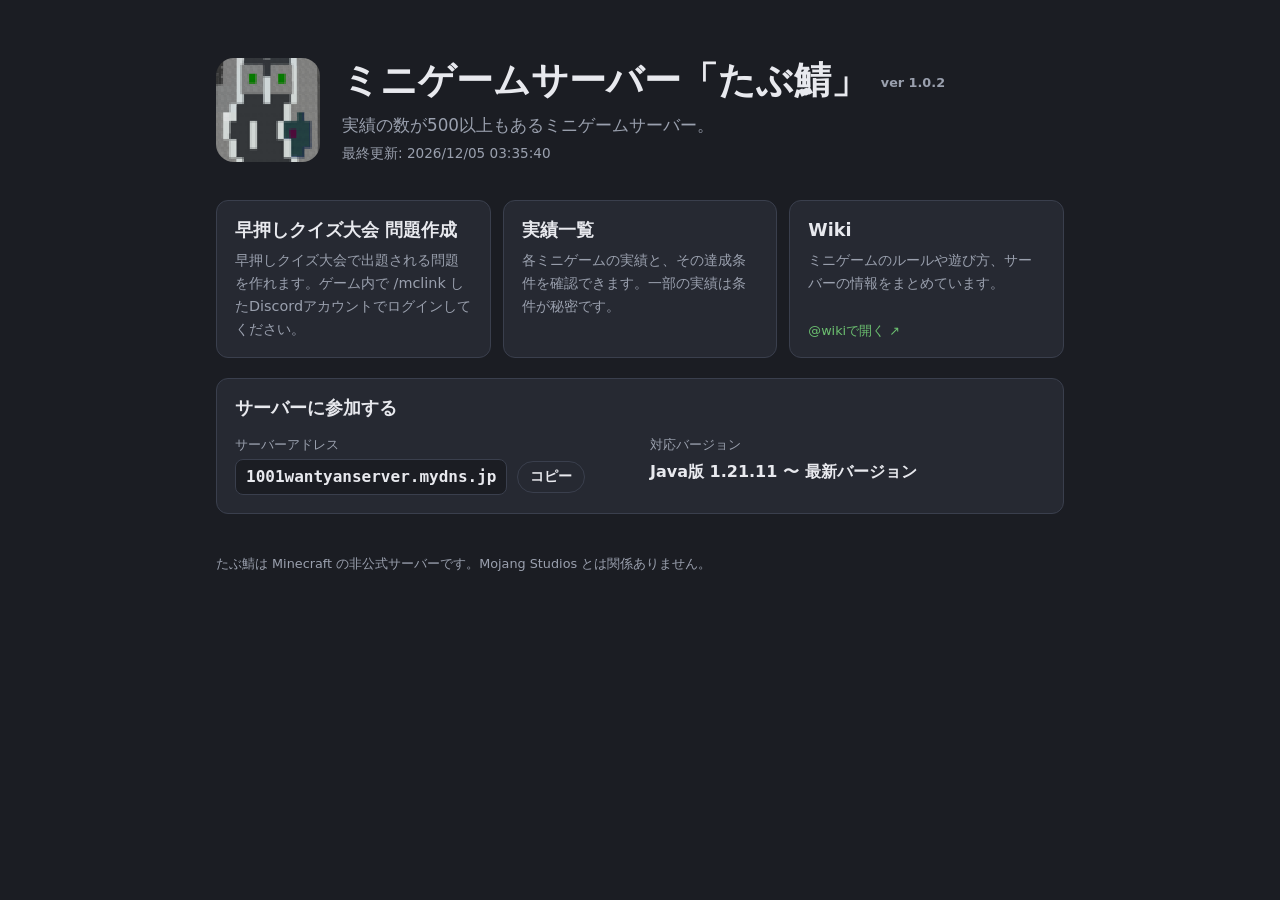
<file: index.html>
<!doctype html>
<html lang="ja">
<head>
<meta charset="utf-8">
<meta name="viewport" content="width=device-width, initial-scale=1">
<title>ミニゲームサーバー「たぶ鯖」</title>
<link rel="icon" type="image/png" href="Main/icon.png">
<meta http-equiv="refresh" content="0; url=Main/">
<link rel="canonical" href="Main/">
</head>
<body>
<p><a href="Main/">ミニゲームサーバー「たぶ鯖」のトップページへ</a></p>
</body>
</html>
</file>
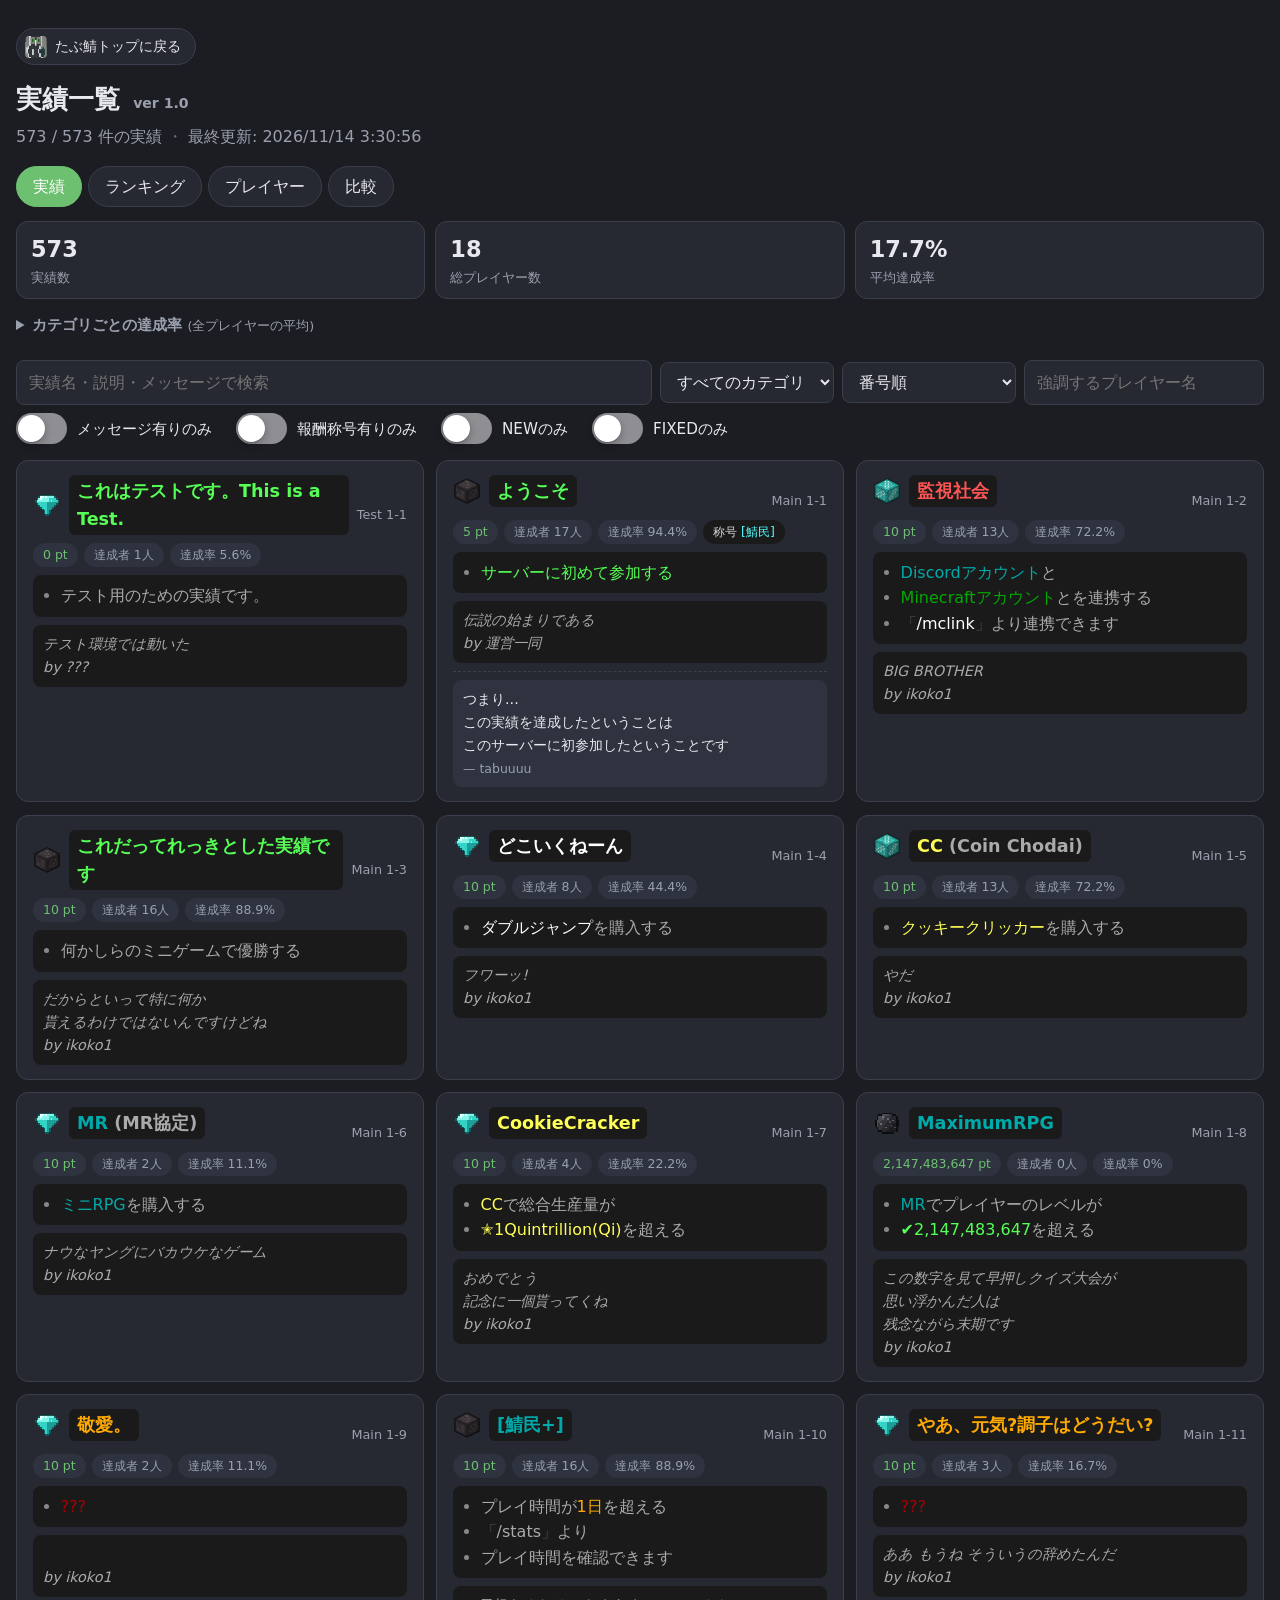
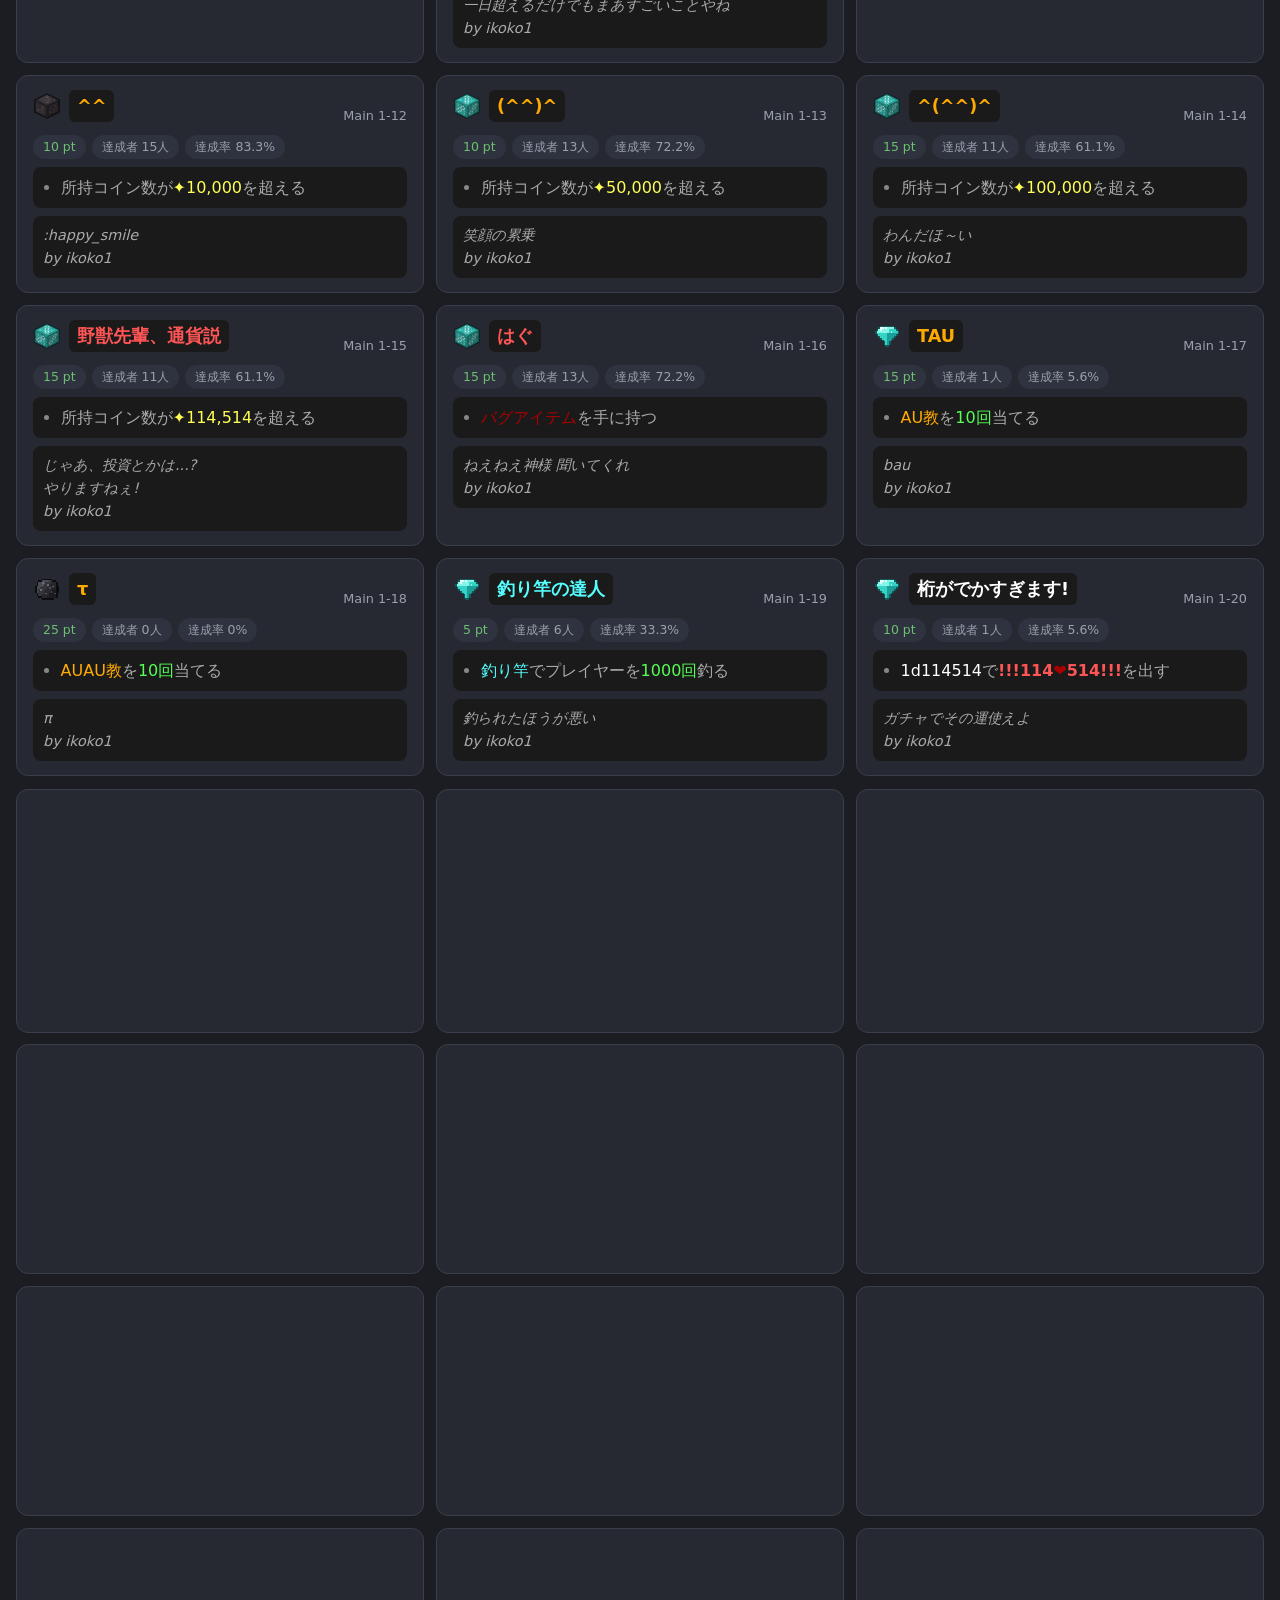
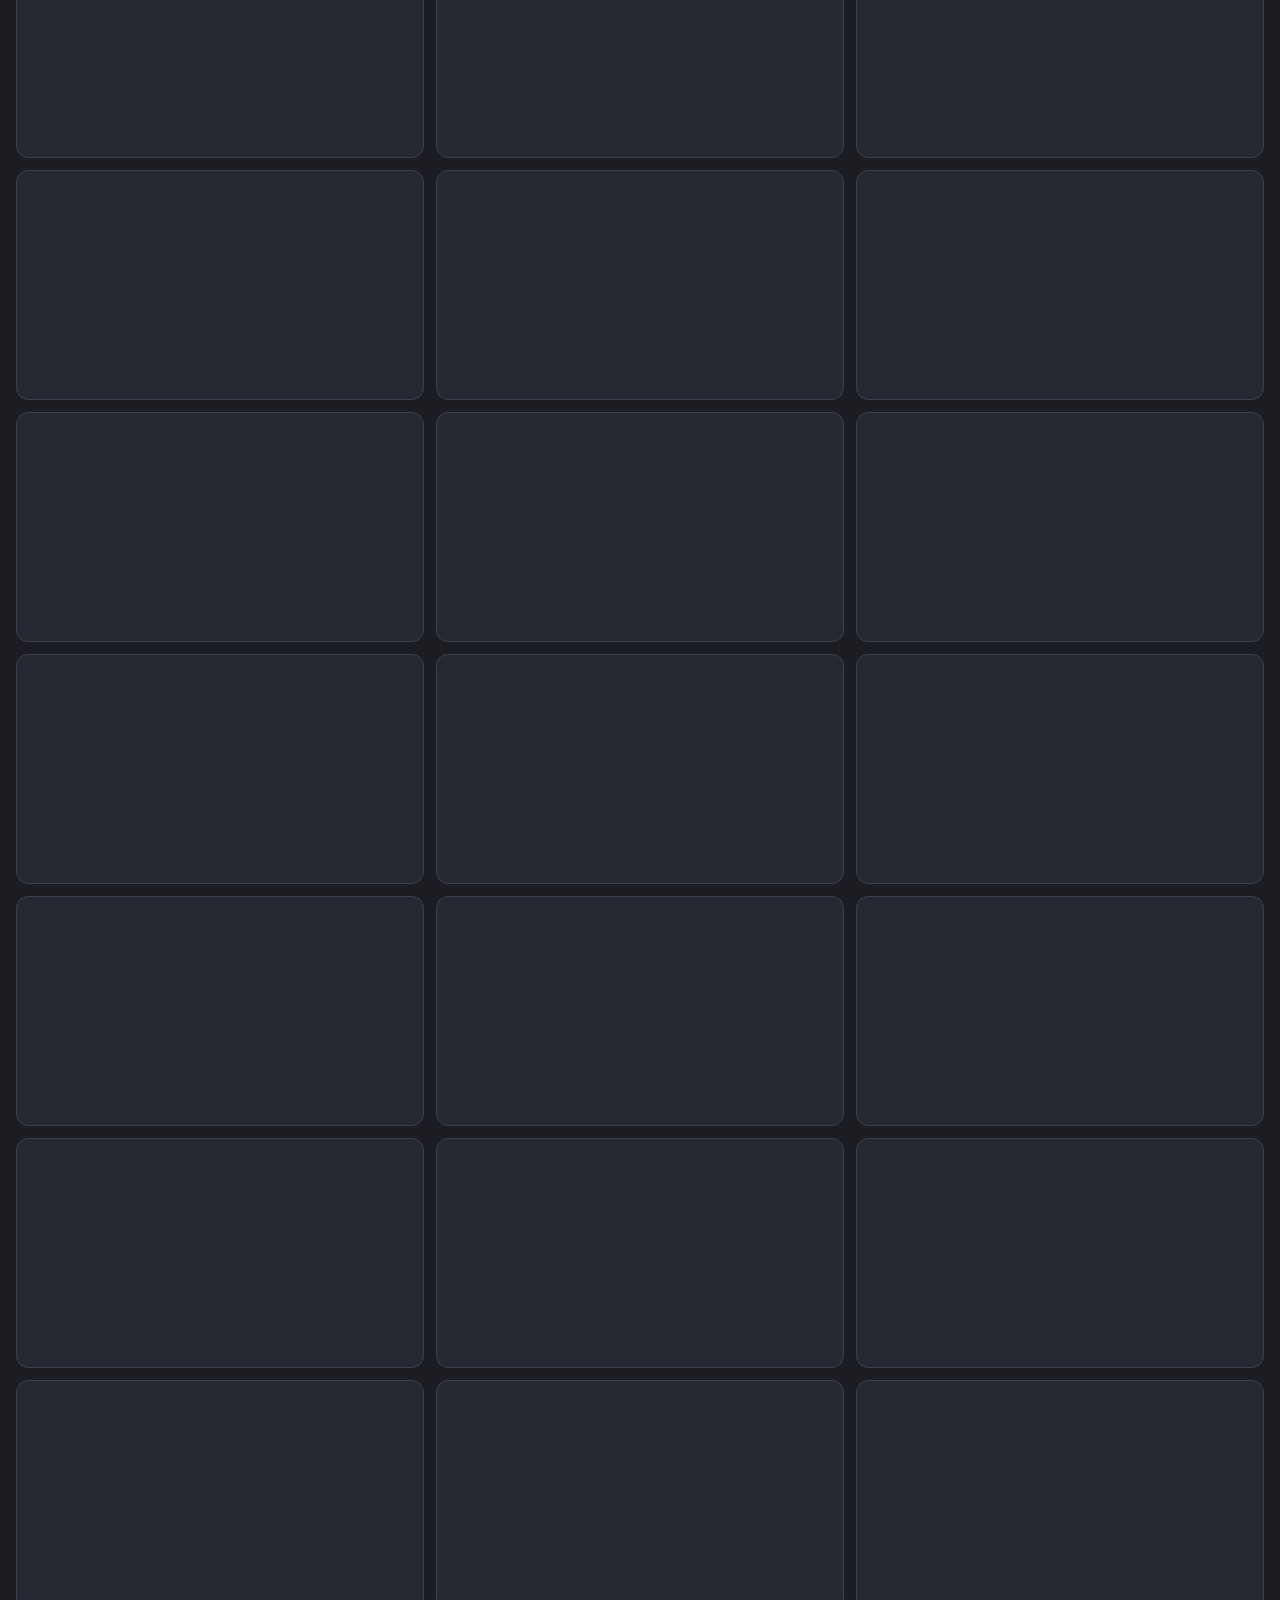
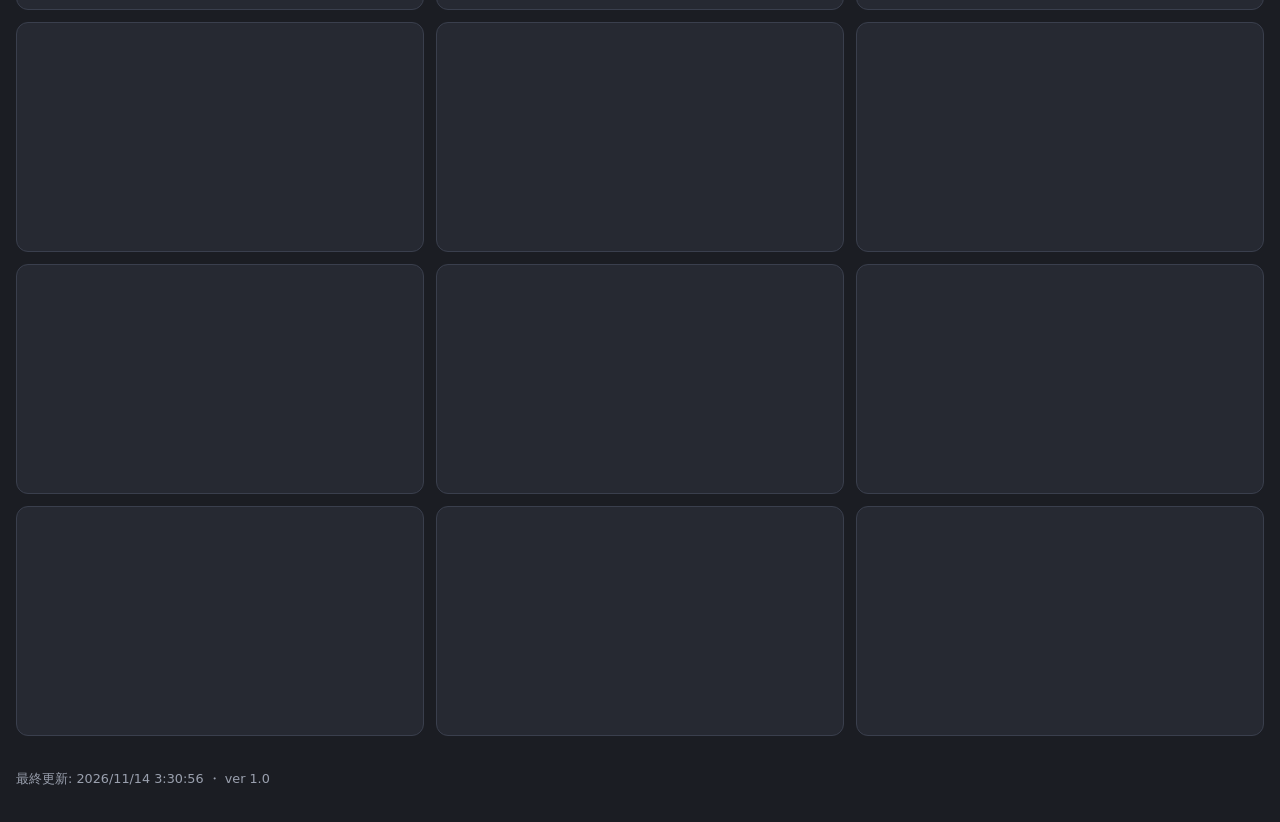
<file: Achievements/index.html>
<!doctype html>
<html lang="ja">
<head>
<meta charset="utf-8">
<meta name="viewport" content="width=device-width, initial-scale=1">
<meta http-equiv="Content-Security-Policy" content="default-src 'none'; script-src 'self'; style-src 'self'; style-src-attr 'unsafe-inline'; img-src 'self' data: https://minotar.net; connect-src 'self'; base-uri 'none'; form-action 'none'">
<meta name="referrer" content="no-referrer">
<title>実績一覧｜たぶ鯖</title>
<link rel="preconnect" href="https://minotar.net" crossorigin>
<link rel="icon" href="../Main/icon.png" type="image/png">
<link rel="stylesheet" href="style.css?v=1.2.7">
</head>
<body>
<header class="top">
  <a class="back-main" href="../Main/"><img src="../Main/icon.png" alt="" width="22" height="22">たぶ鯖トップに戻る</a>
  <h1><a class="home" href="./" title="トップに戻る">実績一覧</a> <span class="ver">ver 1.0</span></h1>
  <p class="sub"><span id="summary">読み込み中…</span><span class="sep"> ・ </span>最終更新: <span id="updatedTop">-</span></p>
  <nav class="tabs" id="tabs" role="tablist">
    <button data-v="ach" role="tab">実績</button>
    <button data-v="rank" role="tab">ランキング</button>
    <button data-v="player" role="tab">プレイヤー</button>
    <button data-v="compare" role="tab">比較</button>
  </nav>
</header>

<!-- 読み込みエラー -->
<section id="err" class="view" hidden role="alert">
  <div class="errbox">
    <h2>データを読み込めませんでした</h2>
    <p id="errMsg"></p>
    <button id="retry" type="button">再読み込み</button>
  </div>
</section>

<!-- 実績ビュー -->
<section id="view-ach" class="view">
  <div class="stats" id="stats"></div>
  <div class="catbars" id="catbars"></div>
  <div class="controls">
    <input id="q" type="search" placeholder="実績名・説明・メッセージで検索" aria-label="検索">
    <select id="cat" aria-label="カテゴリ"></select>
    <select id="sort" aria-label="並び順">
      <option value="number">番号順</option>
      <option value="points-desc">ポイントが高い順</option>
      <option value="rare">達成者が少ない順</option>
      <option value="common">達成者が多い順</option>
    </select>
    <input id="hl" list="plist" type="search" placeholder="強調するプレイヤー名" aria-label="プレイヤーを指定して達成済みを強調" autocomplete="off">
    <div class="switches">
    <div class="switchrow">
      <button id="onlyMsg" class="ios" type="button" role="switch" aria-checked="false" aria-label="メッセージ有りのみ"><span class="knob"></span></button>
      <label for="onlyMsg">メッセージ有りのみ</label>
    </div>
    <div class="switchrow">
      <button id="onlyPrefix" class="ios" type="button" role="switch" aria-checked="false" aria-label="報酬称号有りのみ"><span class="knob"></span></button>
      <label for="onlyPrefix">報酬称号有りのみ</label>
    </div>
    <div class="switchrow">
      <button id="onlyNew" class="ios" type="button" role="switch" aria-checked="false" aria-label="NEWのみ"><span class="knob"></span></button>
      <label for="onlyNew">NEWのみ</label>
    </div>
    <div class="switchrow">
      <button id="onlyFixed" class="ios" type="button" role="switch" aria-checked="false" aria-label="FIXEDのみ"><span class="knob"></span></button>
      <label for="onlyFixed">FIXEDのみ</label>
    </div>
    </div>
  </div>
  <main id="list" class="grid" aria-live="polite"></main>
  <div id="more"></div>
</section>

<!-- ランキングビュー -->
<section id="view-rank" class="view" hidden>
  <div class="controls">
    <div class="seg" id="rankMode">
      <button data-rk="points">ポイント順</button>
      <button data-rk="count">達成数順</button>
      <button data-rk="rate">達成率順</button>
    </div>
  </div>
  <div id="rank" class="rank"></div>
</section>

<!-- プレイヤービュー -->
<section id="view-player" class="view" hidden>
  <div class="controls">
    <input id="pq" list="plist" type="search" placeholder="プレイヤー名を入力" aria-label="プレイヤー名" autocomplete="off">
    <datalist id="plist"></datalist>
  </div>
  <div id="pview"></div>
</section>

<!-- 比較ビュー -->
<section id="view-compare" class="view" hidden>
  <div class="controls cmpin">
    <input id="ca" list="plist" type="search" placeholder="プレイヤー1" aria-label="プレイヤー1" autocomplete="off">
    <button id="swap" class="swapbtn" type="button" aria-label="入れ替え" title="入れ替え">⇄</button>
    <input id="cb" list="plist" type="search" placeholder="プレイヤー2" aria-label="プレイヤー2" autocomplete="off">
  </div>
  <div id="cview"></div>
</section>

<noscript><p style="padding:16px">このページの表示には JavaScript が必要です。</p></noscript>

<footer>最終更新: <span id="updated">-</span> ・ ver 1.0</footer>

<dialog id="dlg"><div class="dlg-head"><h3 id="dlg-title"></h3><button class="dlg-close" id="dlg-close" aria-label="閉じる">&times;</button></div><div class="dlg-body" id="dlg-body"></div></dialog>

<button id="toTop" class="to-top" aria-label="一番上に戻る" title="一番上に戻る">↑</button>

<script src="mc.js?v=1.2.4"></script>
<script src="icons.js?v=1.2.4"></script>
<script src="app.js?v=1.2.6"></script>
</body>
</html>
</file>
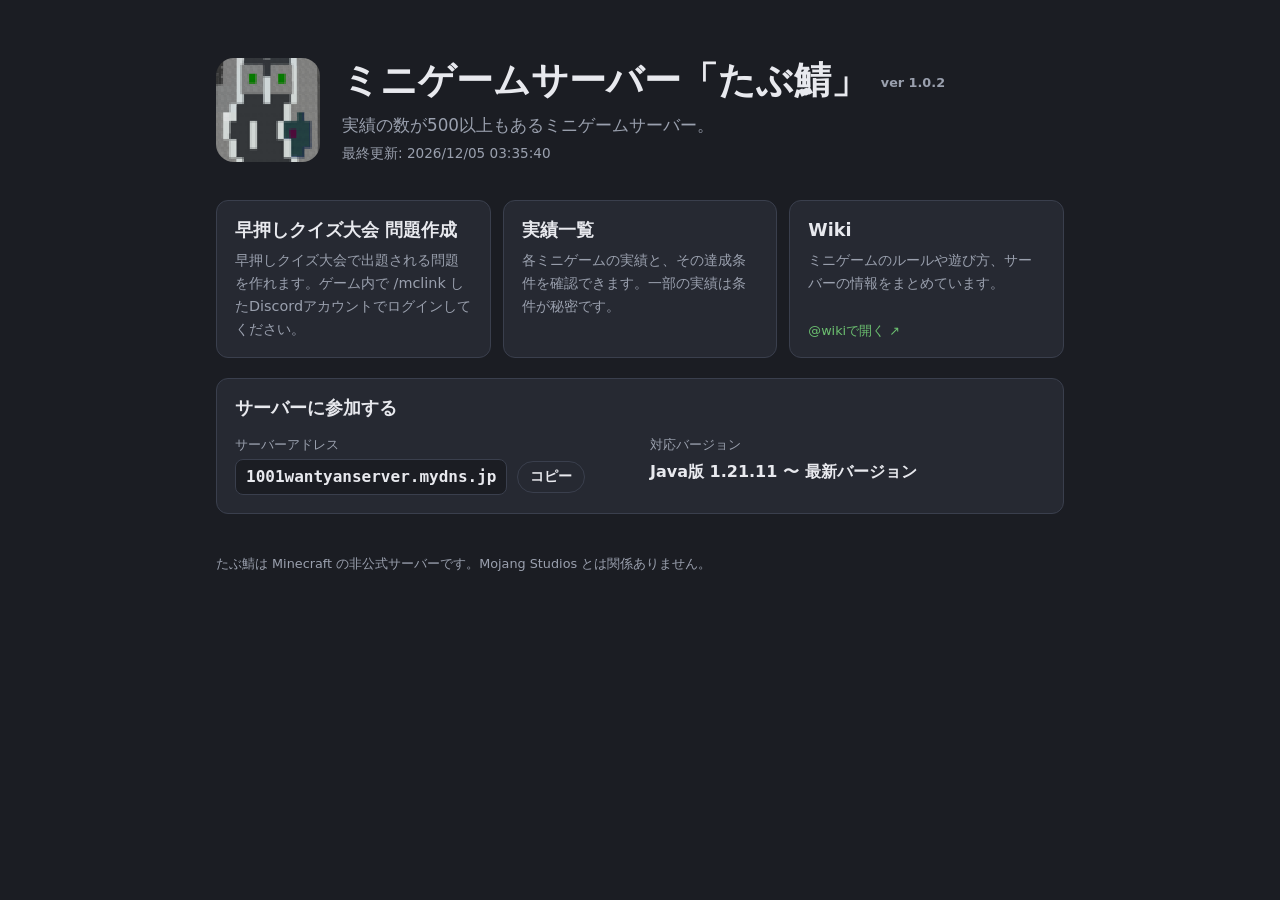
<file: Main/index.html>
<!doctype html>
<html lang="ja">
<head>
<meta charset="utf-8">
<meta name="viewport" content="width=device-width, initial-scale=1">
<meta http-equiv="Content-Security-Policy" content="default-src 'none'; script-src 'self'; style-src 'self'; style-src-attr 'unsafe-inline'; img-src 'self'; connect-src 'self' https://api.github.com; base-uri 'none'; form-action 'none'; object-src 'none'">
<meta name="referrer" content="strict-origin-when-cross-origin">
<title>ミニゲームサーバー「たぶ鯖」</title>
<meta name="description" content="実績の数が500以上もあるミニゲームサーバー「たぶ鯖」。早押しクイズの問題作成、実績一覧、Wikiはこちらから。">
<link rel="icon" type="image/png" href="icon.png">
<link rel="stylesheet" href="style.css?v=2026110303">
<script src="config.js?v=2026110101"></script>
<script src="site.js?v=2026103002" defer></script>
</head>
<body>
<main class="wrap">
  <header class="hero">
    <img class="pixel" src="icon.png" alt="たぶ鯖のアイコン" width="104" height="104">
    <div>
      <h1>ミニゲームサーバー「たぶ鯖」 <span class="ver" data-site="version"></span></h1>
      <p class="lead">実績の数が500以上もあるミニゲームサーバー。</p>
      <p class="updated">最終更新: <span data-site="updated" data-paths="Main">-</span></p>
    </div>
  </header>

  <nav class="menu" aria-label="メニュー">
    <a href="../Quiz/">
      <h2>早押しクイズ大会 問題作成</h2>
      <p>早押しクイズ大会で出題される問題を作れます。ゲーム内で /mclink したDiscordアカウントでログインしてください。</p>
    </a>
    <a href="../Achievements/">
      <h2>実績一覧</h2>
      <p>各ミニゲームの実績と、その達成条件を確認できます。一部の実績は条件が秘密です。</p>
    </a>
    <a href="https://w.atwiki.jp/tabusaba/" target="_blank" rel="noopener">
      <h2>Wiki</h2>
      <p>ミニゲームのルールや遊び方、サーバーの情報をまとめています。</p>
      <span class="ext">@wikiで開く ↗</span>
    </a>
  </nav>

  <section class="server card" aria-labelledby="server-h">
    <h2 id="server-h">サーバーに参加する</h2>
    <dl>
      <div>
        <dt>サーバーアドレス</dt>
        <dd><code data-site="ip"></code> <button type="button" class="btn small" id="copy-ip">コピー</button></dd>
      </div>
      <div>
        <dt>対応バージョン</dt>
        <dd data-site="versions"></dd>
      </div>
    </dl>
  </section>
</main>
<footer class="wrap">たぶ鯖は Minecraft の非公式サーバーです。Mojang Studios とは関係ありません。</footer>
</body>
</html>
</file>
<file: Achievements/style.css>
:root {
  color-scheme: dark;
  --bg: #1b1d23; --panel: #262932; --panel2: #2f333f; --text: #e8e9ee; --muted: #9aa0ae;
  --accent: #6cc070; --line: #3a3f4d;
}
* { box-sizing: border-box; }
body { margin: 0; background: var(--bg); color: var(--text); font-family: system-ui, "Hiragino Sans", "Yu Gothic UI", "Noto Sans JP", sans-serif; line-height: 1.6; }
.top, .controls, main, footer { max-width: 1100px; margin: 0 auto; padding: 0 16px; }
.top { padding-top: 28px; }
h1 { margin: 0; font-size: 1.6rem; }
.sub { margin: 4px 0 16px; color: var(--muted); }
.controls { display: flex; flex-wrap: wrap; gap: 8px; align-items: center; padding-bottom: 16px; }
.controls input[type=search] { flex: 1 1 240px; }
input[type=search], select { background: var(--panel); color: var(--text); border: 1px solid var(--line); border-radius: 8px; padding: 9px 12px; font: inherit; }
.chk { color: var(--muted); font-size: .9rem; display: flex; gap: 6px; align-items: center; }
.grid { display: grid; grid-template-columns: repeat(auto-fill, minmax(320px, 1fr)); gap: 12px; padding-bottom: 32px; }
.card { background: var(--panel); border: 1px solid var(--line); border-radius: 12px; padding: 14px 16px; display: flex; flex-direction: column; gap: 8px; }
.card .head { display: flex; justify-content: space-between; gap: 8px; align-items: baseline; }
.card h2 { margin: 0; font-size: 1.1rem; font-weight: 700; }
.num { color: var(--muted); font-size: .8rem; white-space: nowrap; }
.mc-title { background: #1a1a1a; border-radius: 6px; padding: 2px 8px; display: inline-block; font-weight: 600; }
.badges { display: flex; flex-wrap: wrap; gap: 6px; font-size: .78rem; }
.badge { background: var(--panel2); border-radius: 999px; padding: 2px 10px; color: var(--muted); }
.badge.pt { color: var(--accent); }
.badge.prefix { background: #1a1a1a; }
/* フレーバーテキストはマイクラの説明文と同じく暗い背景に色付きで表示する(&7 などが明るい背景だと読みにくいため) */
.flavor { background: #1a1a1a; color: #d8d8d8; border-radius: 8px; padding: 8px 10px; font-size: .9rem; margin: 0; }
.cond { margin: 0; padding-left: 1.2em; font-size: .9rem; }
.cond-wrap { background: #1a1a1a; border-radius: 8px; padding: 8px 10px; }
.cond-wrap ul { margin: 0; padding-left: 1.1em; }
.msgs { border-top: 1px dashed var(--line); padding-top: 8px; display: flex; flex-direction: column; gap: 6px; }
.msg { background: var(--panel2); border-radius: 8px; padding: 8px 10px; font-size: .9rem; }
.msg .by { display: block; color: var(--muted); font-size: .78rem; margin-top: 2px; }
details summary { cursor: pointer; color: var(--muted); font-size: .85rem; }
.players { font-size: .85rem; color: var(--muted); margin-top: 4px; }
.empty { grid-column: 1 / -1; text-align: center; color: var(--muted); padding: 40px 0; }
footer { color: var(--muted); font-size: .8rem; padding-bottom: 32px; }
.mc-b { font-weight: 700; } .mc-i { font-style: italic; } .mc-u { text-decoration: underline; }
.mc-s { text-decoration: line-through; }
/* 黒背景の枠内は、色コードなしの文字を薄い色にする (ライトモード対策) */
.cond-wrap, .mc-title, .badge.prefix { color: #d8d8d8; }
.cond-wrap li::marker { color: #888; }

.card { cursor: pointer; transition: transform .1s, border-color .1s; }
.card:hover { transform: translateY(-2px); border-color: var(--accent); }
dialog { background: var(--panel); color: var(--text); border: 1px solid var(--line); border-radius: 14px; padding: 0; width: min(560px, calc(100vw - 32px)); max-height: 80vh; }
dialog::backdrop { background: rgba(0,0,0,.55); }
.dlg-head { display: flex; justify-content: space-between; align-items: center; gap: 8px; padding: 14px 16px; border-bottom: 1px solid var(--line); position: sticky; top: 0; background: var(--panel); }
.dlg-head h3 { margin: 0; font-size: 1.05rem; }
.dlg-close { background: none; border: 0; color: var(--muted); font-size: 1.4rem; cursor: pointer; line-height: 1; }
.dlg-body { padding: 14px 16px; overflow: auto; max-height: calc(80vh - 60px); }
.plist { display: grid; grid-template-columns: repeat(auto-fill, minmax(150px, 1fr)); gap: 8px; margin: 0; padding: 0; list-style: none; }
.plist li { display: flex; align-items: center; gap: 8px; background: var(--panel2); border-radius: 8px; padding: 6px 8px; font-size: .9rem; overflow: hidden; }
.plist img { width: 28px; height: 28px; image-rendering: pixelated; border-radius: 4px; flex: none; }
.plist span { overflow: hidden; text-overflow: ellipsis; white-space: nowrap; }
.muted { color: var(--muted); }

.to-top { position: fixed; right: 16px; bottom: 16px; width: 44px; height: 44px; border-radius: 50%; border: 1px solid var(--line); background: var(--accent); color: #fff; font-size: 1.3rem; cursor: pointer; opacity: 0; pointer-events: none; transition: opacity .2s; box-shadow: 0 2px 8px rgba(0,0,0,.3); }
.to-top.show { opacity: 1; pointer-events: auto; }

/* ---- 追加: タブ・統計・ランキング・プレイヤー ---- */
.sep { opacity: .6; }
.tabs { display: flex; gap: 6px; margin-bottom: 14px; flex-wrap: wrap; }
.tabs button, .seg button { background: var(--panel); color: var(--text); border: 1px solid var(--line); border-radius: 999px; padding: 7px 16px; font: inherit; cursor: pointer; }
.tabs button.on, .seg button.on { background: var(--accent); border-color: var(--accent); color: #fff; }
.seg { display: flex; gap: 6px; flex-wrap: wrap; margin: 12px 0; }
.view { max-width: 1100px; margin: 0 auto; padding: 0 16px; }
.view[hidden] { display: none; }
.view .controls { padding-left: 0; padding-right: 0; }
.view .grid { padding-left: 0; padding-right: 0; }

.stats { display: grid; grid-template-columns: repeat(auto-fit, minmax(130px, 1fr)); gap: 10px; margin-bottom: 14px; }
.stat { background: var(--panel); border: 1px solid var(--line); border-radius: 12px; padding: 10px 14px; display: flex; flex-direction: column; }
.stat b { font-size: 1.4rem; }
.stat span { color: var(--muted); font-size: .8rem; }
.h3 { margin: 16px 0 6px; font-size: .95rem; }
.h3 small { font-weight: 400; }

.catrow { display: grid; grid-template-columns: 28px minmax(70px, 140px) 1fr 56px 48px; gap: 10px; align-items: center; width: 100%; background: var(--panel); border: 1px solid var(--line); color: var(--text); border-radius: 10px; padding: 7px 12px; margin-bottom: 6px; font: inherit; text-align: left; cursor: pointer; }
.catrow.static { cursor: default; }
.catrow:not(.static):hover { border-color: var(--accent); }
.cn { overflow: hidden; text-overflow: ellipsis; white-space: nowrap; font-weight: 600; }
.cp { text-align: right; font-variant-numeric: tabular-nums; }
.cc { font-size: .8rem; text-align: right; }
.bar { height: 8px; background: var(--panel2); border-radius: 999px; overflow: hidden; }
.bar i { display: block; height: 100%; background: var(--accent); border-radius: 999px; }

/* 達成率アイコン */
.ricon { display: inline-block; width: 24px; height: 24px; flex: none; position: relative; vertical-align: middle; }
.ricon svg { width: 100%; height: 100%; display: block; }
@media (prefers-reduced-motion: reduce) { .ricon .glint { display: none; } }
.card .head h2 { display: flex; align-items: center; gap: 8px; }

/* iOS風スイッチ (メッセージ有りのみ) */
.switchrow { display: inline-flex; align-items: center; gap: 10px; }
.switchrow label { cursor: pointer; color: var(--text); font-size: .95rem; user-select: none; }
.ios { width: 51px; height: 31px; border-radius: 999px; border: 0; padding: 0; position: relative; cursor: pointer; background: #8e8e93; transition: background .2s; flex: none; }
.ios .knob { position: absolute; top: 2px; left: 2px; width: 27px; height: 27px; border-radius: 50%; background: #fff; box-shadow: 0 3px 8px rgba(0,0,0,.25), 0 1px 1px rgba(0,0,0,.2); transition: transform .2s; }
.ios.on { background: #34c759; }
.ios.on .knob { transform: translateX(20px); }
.ios:focus-visible { outline: 2px solid var(--accent); outline-offset: 2px; }

/* アバター・ランキング */
.av { width: 28px; height: 28px; image-rendering: pixelated; border-radius: 4px; flex: none; }
.rank { display: flex; flex-direction: column; gap: 6px; padding-bottom: 32px; }
.rrow { display: grid; grid-template-columns: 38px 40px 1fr 28px auto auto; gap: 10px; align-items: center; background: var(--panel); border: 1px solid var(--line); color: var(--text); border-radius: 10px; padding: 7px 12px; font: inherit; text-align: left; cursor: pointer; }
.rrow:hover { border-color: var(--accent); }
.rrow .av { width: 36px; height: 36px; }
.rk { font-weight: 700; text-align: center; font-variant-numeric: tabular-nums; }
.rk.gold { color: #e6b422; } .rk.silver { color: #aab2bd; } .rk.bronze { color: #c47a3b; }
.rn { overflow: hidden; text-overflow: ellipsis; white-space: nowrap; font-weight: 600; }
.rv { font-size: .85rem; color: var(--muted); white-space: nowrap; text-align: right; }
.rv b { color: var(--text); }
.plink { display: flex; align-items: center; gap: 8px; background: none; border: 0; color: inherit; font: inherit; cursor: pointer; width: 100%; padding: 0; text-align: left; overflow: hidden; }
.plink span { overflow: hidden; text-overflow: ellipsis; white-space: nowrap; }
.plist li:hover { outline: 1px solid var(--accent); }

.pcard { background: var(--panel); border: 1px solid var(--line); border-radius: 14px; padding: 16px; margin-bottom: 32px; }
.phead { display: flex; gap: 14px; align-items: center; }
.phead .av { width: 72px; height: 72px; border-radius: 8px; }
.phead h2 { margin: 0 0 4px; }
.pstat { display: flex; flex-wrap: wrap; gap: 6px 18px; color: var(--muted); align-items: center; }
.pstat b { color: var(--text); }
.chips { display: flex; flex-wrap: wrap; gap: 8px; }
.chip { display: inline-flex; align-items: center; gap: 8px; background: var(--panel2); border: 1px solid var(--line); color: var(--text); border-radius: 10px; padding: 5px 10px; font: inherit; font-size: .9rem; cursor: pointer; }
.chip:hover { border-color: var(--accent); }

@media (max-width: 560px) {
  .rrow { grid-template-columns: 30px 36px 1fr 24px; }
  .rrow .rv { grid-column: 3 / -1; text-align: left; }
  .catrow { grid-template-columns: 28px 1fr 52px; }
  .catrow .bar, .catrow .cc { display: none; }
}

.catdet { margin-bottom: 14px; }
.catdet summary { cursor: pointer; font-weight: 600; font-size: .95rem; margin: 6px 0 8px; user-select: none; }
.catdet summary small { font-weight: 400; }
.ricon { width: 28px; height: 28px; }

/* 軽量化: 画面外のカードは描画を省略 */
.card { content-visibility: auto; contain-intrinsic-size: auto 200px; }
.dlg-body .badges, .dlg-body .cond-wrap, .dlg-body .flavor, .dlg-body .msgs { margin-bottom: 10px; }
#more { height: 1px; }

/* ---- プレイヤー比較 ---- */
.cmpin { align-items: center; }
.cmpin input { flex: 1 1 180px; }
.swapbtn { background: var(--panel); color: var(--text); border: 1px solid var(--line); border-radius: 999px; width: 40px; height: 40px; font-size: 1.1rem; cursor: pointer; flex: none; }
.swapbtn:hover { border-color: var(--accent); }
.cmpheads { display: grid; grid-template-columns: 1fr auto 1fr; gap: 12px; align-items: center; margin-bottom: 12px; }
.cmphead { display: flex; align-items: center; gap: 10px; background: var(--panel2); border: 1px solid var(--line); color: var(--text); border-radius: 12px; padding: 10px 12px; font: inherit; cursor: pointer; min-width: 0; }
.cmphead:hover { border-color: var(--accent); }
.cmphead.r { flex-direction: row-reverse; text-align: right; }
.cmphead .av { width: 56px; height: 56px; border-radius: 8px; }
.cmpname { font-weight: 700; font-size: 1.05rem; overflow: hidden; text-overflow: ellipsis; white-space: nowrap; flex: 1; }
.vs { font-weight: 800; color: var(--muted); }
.cmprow { display: grid; grid-template-columns: 1fr 90px 1fr; align-items: center; padding: 6px 0; border-bottom: 1px solid var(--line); }
.cmprow .cl { text-align: center; color: var(--muted); font-size: .85rem; }
.cv { font-variant-numeric: tabular-nums; font-size: 1.05rem; }
.cv.l { text-align: right; padding-right: 8px; } .cv.r { text-align: left; padding-left: 8px; }
.cv.win { color: var(--accent); font-weight: 700; }
.cmpsame { margin: 10px 0 0; }
.cmpcat { display: grid; grid-template-columns: 56px 1fr minmax(70px, 120px) 1fr 56px; gap: 8px; align-items: center; padding: 4px 0; }
.cmpcat .cn { text-align: center; }
.cmpcat .cv { font-size: .85rem; }
.bar.rev i { margin-left: auto; }
@media (max-width: 560px) {
  .cmpheads { grid-template-columns: 1fr; }
  .vs { text-align: center; }
  .cmpcat { grid-template-columns: 48px 1fr 56px 1fr 48px; }
  .cmpcat .cn { font-size: .75rem; }
}
.cmpbtn { background: none; border: 1px solid var(--line); color: var(--muted); border-radius: 999px; padding: 3px 12px; font: inherit; font-size: .8rem; cursor: pointer; margin: 0 0 6px; }
.cmpbtn:hover { border-color: var(--accent); color: var(--text); }
.cmphead.l { text-align: left; }

/* 指定したプレイヤーが達成済みの実績を強調 */
.card.mine { border-color: #34c759; box-shadow: 0 0 0 2px #34c759, 0 0 12px rgba(52,199,89,.35); }
.badge.mine-b { background: rgba(52,199,89,.18); color: #34c759; }
.controls #hl { flex: 1 1 200px; max-width: 280px; }

/* ---- 横幅を広げ、フィルター行を1列に収める (1920px幅など) ---- */
.top, footer, .view { max-width: 1400px; }
.view .controls, .view main { max-width: none; }
h1 .ver { font-size: .55em; font-weight: 600; color: var(--muted); margin-left: .3em; }
.controls .switchrow { white-space: nowrap; flex: none; }
.controls select { flex: none; }
@media (min-width: 1200px) {
  #view-ach .controls { flex-wrap: wrap; }
  #view-ach .controls #q { flex: 1 1 200px; min-width: 140px; }
  #view-ach .controls #hl { flex: 0 1 240px; min-width: 140px; max-width: none; }
}

/* NEW / FIXED */
.flag { font-size: .68rem; font-weight: 800; letter-spacing: .05em; padding: 2px 8px; border-radius: 999px; white-space: nowrap; flex: none; }
.flag.new { background: #ffd43b; color: #3b2f00; }
.flag.fixed { background: #ff922b; color: #3a1c00; }
.badges .flag { align-self: center; }

/* 読み込みエラー */
.errbox { background: var(--panel); border: 1px solid #c0392b; border-radius: 14px; padding: 20px; margin: 8px 0 32px; }
.errbox h2 { margin: 0 0 8px; font-size: 1.1rem; color: #ff6b6b; }
.errbox p { margin: 0 0 14px; color: var(--text); }
.errbox button { background: var(--accent); color: #fff; border: 0; border-radius: 999px; padding: 8px 20px; font: inherit; cursor: pointer; }

h1 a.home { color: inherit; text-decoration: none; }
h1 a.home:hover { text-decoration: underline; }

.cicon svg, .cicon img { image-rendering: pixelated; }
.cicon.skin img.av { width: 100%; height: 100%; display: block; border-radius: 3px; }

.controls .switches { flex: 0 0 100%; display: flex; flex-wrap: wrap; gap: 8px 24px; align-items: center; }

/* たぶ鯖トップ(Main)に戻るボタン */
.back-main { display: inline-flex; align-items: center; gap: 8px; margin-bottom: 14px; padding: 6px 14px 6px 8px; border: 1px solid var(--line); border-radius: 999px; background: var(--panel); color: var(--text); text-decoration: none; font-size: .9rem; }
.back-main img { width: 22px; height: 22px; border-radius: 4px; image-rendering: pixelated; }
.back-main:hover { border-color: var(--accent); }
</file>
<file: Main/style.css>
/* ミニゲームサーバー「たぶ鯖」共通スタイル(Main / Quiz)
   実績一覧(Achievements)と同じ色・角丸・フォントに揃えています。ダークモードのみ */
:root {
  color-scheme: dark;
  --bg: #1b1d23; --panel: #262932; --panel2: #2f333f; --text: #e8e9ee; --muted: #9aa0ae;
  --accent: #6cc070; --accent-ink: #10230f; --line: #3a3f4d; --danger: #ef7a6e;
}
* { box-sizing: border-box; }
body {
  margin: 0; background: var(--bg); color: var(--text); line-height: 1.6;
  font-family: system-ui, "Hiragino Sans", "Yu Gothic UI", "Noto Sans JP", sans-serif;
}
a { color: inherit; }
:focus-visible { outline: 2px solid var(--accent); outline-offset: 2px; }
.wrap { max-width: 880px; margin: 0 auto; padding: 0 16px; }
h1, h2, h3 { margin: 0; line-height: 1.35; }
p { margin: 0 0 1em; }
.muted, .lead { color: var(--muted); }
.pixel { image-rendering: pixelated; }

/* 戻るボタン */
.back {
  display: inline-flex; align-items: center; gap: 8px; margin-top: 20px;
  padding: 6px 14px 6px 8px; border: 1px solid var(--line); border-radius: 999px;
  background: var(--panel); text-decoration: none; font-size: .9rem;
}
.back img { width: 22px; height: 22px; border-radius: 4px; }
.back:hover { border-color: var(--accent); }

/* ボタン */
.btn {
  display: inline-flex; align-items: center; justify-content: center; gap: 6px;
  font: inherit; font-size: .95rem; color: var(--text); text-decoration: none; cursor: pointer;
  background: var(--panel); border: 1px solid var(--line); border-radius: 999px; padding: 8px 18px;
}
.btn:hover { border-color: var(--accent); }
.btn.primary { background: var(--accent); border-color: var(--accent); color: var(--accent-ink); font-weight: 600; }
.btn:disabled { opacity: .5; cursor: not-allowed; }
.btn.small { padding: 4px 12px; font-size: .85rem; }

/* トップページ */
.hero { display: flex; gap: 22px; align-items: center; padding: 56px 0 36px; }
.hero img { width: 104px; height: 104px; flex: none; border-radius: 18px; }
.hero h1 { font-size: clamp(1.6rem, 5vw, 2.3rem); }
.hero .lead { margin: 6px 0 0; font-size: 1.05rem; }
@media (max-width: 560px) {
  .hero { flex-direction: column; align-items: flex-start; gap: 16px; padding-top: 32px; }
  .hero img { width: 80px; height: 80px; border-radius: 14px; }
}
.menu { display: grid; grid-template-columns: repeat(3, 1fr); gap: 12px; margin-bottom: 20px; }
@media (max-width: 760px) { .menu { grid-template-columns: 1fr; } }
.menu a {
  display: flex; flex-direction: column; gap: 6px; padding: 18px 18px 16px; text-decoration: none;
  background: var(--panel); border: 1px solid var(--line); border-radius: 12px;
  transition: transform .1s, border-color .1s;
}
.menu a:hover { transform: translateY(-2px); border-color: var(--accent); }
.menu h2 { font-size: 1.1rem; }
.menu p { margin: 0; color: var(--muted); font-size: .9rem; }
.menu .ext { font-size: .8rem; color: var(--accent); margin-top: auto; padding-top: 6px; }
footer { color: var(--muted); font-size: .8rem; padding: 8px 0 32px; }

/* フォーム */
.page-head { padding: 20px 0 18px; }
.page-head h1 { font-size: 1.6rem; margin-bottom: 4px; }
.card { background: var(--panel); border: 1px solid var(--line); border-radius: 12px; padding: 18px; margin-bottom: 14px; }
.card > h2 { font-size: 1.1rem; margin-bottom: 14px; }
.field { margin-bottom: 16px; }
.field > label, .field > .label { display: block; font-weight: 600; font-size: .92rem; margin-bottom: 6px; }
.hint { font-size: .8rem; color: var(--muted); margin-top: 4px; }
input[type=text], textarea, select {
  width: 100%; font: inherit; color: var(--text); padding: 9px 12px;
  background: var(--bg); border: 1px solid var(--line); border-radius: 8px;
}
input[type=text]:focus, select:focus { border-color: var(--accent); outline: none; }
.row { display: grid; grid-template-columns: 1fr 1fr; gap: 14px; }
@media (max-width: 560px) { .row { grid-template-columns: 1fr; } }
.count { float: right; font-weight: 400; font-size: .8rem; color: var(--muted); }

/* タグ・受理表記 */
.chips {
  display: flex; flex-wrap: wrap; gap: 6px; padding: 6px; min-height: 44px; align-items: center;
  background: var(--bg); border: 1px solid var(--line); border-radius: 8px;
}
.chip { display: inline-flex; align-items: center; gap: 2px; padding: 1px 4px 1px 10px; font-size: .85rem; background: var(--panel2); border: 1px solid transparent; border-radius: 999px; }
.chip.auto { border: 1px dashed var(--muted); background: none; }
.chip button { border: 0; background: none; color: var(--muted); cursor: pointer; font-size: 1rem; line-height: 1; padding: 2px 6px; }
.chips input { border: 0; background: none; flex: 1; min-width: 120px; padding: 4px; font: inherit; color: var(--text); }
.chips input:focus { outline: none; }
.alt-list { display: grid; gap: 8px; }
.alt-item { display: grid; grid-template-columns: 1fr 1fr auto; gap: 8px; }
@media (max-width: 560px) { .alt-item { grid-template-columns: 1fr; } }

.notice { padding: 12px 14px; margin-bottom: 14px; font-size: .9rem; border-radius: 12px; border: 1px solid var(--line); background: var(--panel2); }
.error { color: var(--danger); font-size: .9rem; margin-top: 6px; }
.login { display: flex; align-items: center; justify-content: space-between; gap: 14px; flex-wrap: wrap; }
pre.out { white-space: pre-wrap; word-break: break-all; font-size: .8rem; padding: 12px; margin: 0; max-height: 360px; overflow: auto; background: var(--bg); border: 1px solid var(--line); border-radius: 8px; }
.actions { display: flex; gap: 10px; flex-wrap: wrap; margin: 8px 0 56px; }

@media (prefers-reduced-motion: reduce) { * { animation: none !important; transition: none !important; } }

/* ログイン中の表示 */
.me { display: flex; align-items: center; gap: 12px; }
.me img { width: 40px; height: 40px; border-radius: 6px; image-rendering: pixelated; background: var(--panel2); flex: none; }

/* 作る / 作った問題 の切り替え */
.tabs { display: flex; gap: 6px; flex-wrap: wrap; margin-bottom: 14px; }
.tabs[hidden] { display: none; }
.tabs button { background: var(--panel); color: var(--text); border: 1px solid var(--line); border-radius: 999px; padding: 7px 16px; font: inherit; cursor: pointer; }
.tabs button[aria-selected="true"] { background: var(--accent); border-color: var(--accent); color: var(--accent-ink); }
.edit-banner, #edit-banner { display: flex; justify-content: space-between; align-items: center; gap: 10px; flex-wrap: wrap; }
#edit-banner[hidden] { display: none; }

/* 作った問題の一覧 */
.qlist { display: grid; gap: 10px; margin-bottom: 56px; }
.qitem { background: var(--panel); border: 1px solid var(--line); border-radius: 12px; padding: 14px 16px; display: grid; gap: 6px; }
.qitem .q { font-weight: 600; font-size: 1.05rem; word-break: break-all; }
.qitem .a { font-size: .92rem; }
.qitem .meta { display: flex; flex-wrap: wrap; gap: 6px; font-size: .78rem; }
.qitem .badge { background: var(--panel2); border-radius: 999px; padding: 2px 10px; color: var(--muted); }
.qitem .badge.genre { color: var(--accent); }
.qitem .ops { display: flex; gap: 8px; margin-top: 4px; }
.btn.danger { color: var(--danger); }
.btn.danger:hover { border-color: var(--danger); }
.empty { color: var(--muted); text-align: center; padding: 32px 0; }

/* バージョン・最終更新日(実績一覧と同じ位置づけ) */
.ver { font-size: .8rem; font-weight: 600; color: var(--muted); vertical-align: middle; white-space: nowrap; }
.updated { margin: 4px 0 0; font-size: .85rem; color: var(--muted); }
.page-head .updated { margin: -2px 0 8px; }

/* サーバーに参加する */
.server { margin-bottom: 40px; }
.server dl { margin: 0; display: grid; grid-template-columns: 1fr 1fr; gap: 12px 20px; }
@media (max-width: 560px) { .server dl { grid-template-columns: 1fr; } }
.server dt { font-size: .8rem; color: var(--muted); margin-bottom: 4px; }
.server dd { margin: 0; display: flex; align-items: center; gap: 10px; flex-wrap: wrap; font-weight: 600; }
.server code { font-family: ui-monospace, "Cascadia Mono", Consolas, monospace; font-size: 1rem; background: var(--bg); border: 1px solid var(--line); border-radius: 8px; padding: 4px 10px; word-break: break-all; }

/* 作った問題: ジャンル絞り込み */
.filter { display: flex; align-items: center; gap: 10px; flex-wrap: wrap; margin-bottom: 12px; }
.filter label { font-size: .9rem; color: var(--muted); }
.filter select { width: auto; min-width: 200px; }

/* みんなの統計 */
.stat-cards { display: grid; grid-template-columns: repeat(4, 1fr); gap: 10px; margin-bottom: 14px; }
@media (max-width: 640px) { .stat-cards { grid-template-columns: repeat(2, 1fr); } }
.qitem.reported { border-color: var(--danger); }
.qitem .badge.flag { color: var(--danger); background: none; border: 1px solid var(--danger); }
.stat { background: var(--panel); border: 1px solid var(--line); border-radius: 12px; padding: 12px 16px; display: flex; flex-direction: column; }
.stat b { font-size: 1.6rem; line-height: 1.3; }
.stat span { color: var(--muted); font-size: .8rem; }
.ranking { list-style: none; margin: 0; padding: 0; display: grid; gap: 6px; }
.ranking li { background: var(--panel2); border-radius: 10px; }
.ranking .rank-row { display: grid; grid-template-columns: 48px 28px 1fr auto 14px; gap: 10px; align-items: center; width: 100%; padding: 6px 12px; background: none; border: 0; border-radius: 10px; color: var(--text); font: inherit; text-align: left; cursor: pointer; }
.ranking .rank-row::after { content: "▾"; color: var(--muted); font-size: .8rem; transition: transform .15s; }
.ranking .rank-row[aria-expanded="true"]::after { transform: rotate(180deg); }
.ranking .rank-row:hover .name { text-decoration: underline; }
.ranking .rank-genres { padding: 4px 14px 12px 70px; }
.ranking .rank-genres[hidden] { display: none; }
@media (max-width: 560px) { .ranking .rank-genres { padding-left: 14px; } }
.ranking li.empty { display: block; background: none; }
.ranking .place { font-weight: 700; color: var(--muted); font-size: .9rem; }
.ranking li.top1 .place { color: #d4a72c; }
.ranking li.top2 .place { color: #9aa3ad; }
.ranking li.top3 .place { color: #b8774a; }
.ranking img { width: 28px; height: 28px; border-radius: 4px; image-rendering: pixelated; }
.ranking .name { font-weight: 600; overflow: hidden; text-overflow: ellipsis; white-space: nowrap; }
.ranking .n { font-variant-numeric: tabular-nums; color: var(--muted); }
.ranking li.me-row { outline: 1px solid var(--accent); }
.genre-bars { list-style: none; margin: 0; padding: 0; display: grid; gap: 8px; }
.genre-bars li { display: grid; grid-template-columns: minmax(80px, 130px) 1fr 52px; gap: 10px; align-items: center; font-size: .9rem; }
.genre-bars .bar { height: 10px; background: var(--panel2); border-radius: 999px; overflow: hidden; }
.genre-bars .bar i { display: block; height: 100%; background: var(--accent); border-radius: 999px; }
.genre-bars .n { text-align: right; color: var(--muted); font-variant-numeric: tabular-nums; }
.genre-bars li.empty { display: block; }
.taglist { display: flex; flex-wrap: wrap; gap: 6px; }
.taglist .tag { display: inline-flex; align-items: center; gap: 6px; background: var(--panel2); border-radius: 999px; padding: 3px 6px 3px 12px; font-size: .88rem; }
.taglist .tag small { background: var(--bg); border-radius: 999px; padding: 0 8px; color: var(--muted); font-size: .75rem; }

/* 作った問題: 評価の内訳 */
.rating-panel { background: var(--bg); border: 1px solid var(--line); border-radius: 10px; padding: 12px 14px; }
.rating-panel[hidden] { display: none; }
.rating-head { display: flex; align-items: baseline; gap: 10px; margin-bottom: 8px; }
.rating-head .avg { font-size: 1.6rem; font-weight: 700; line-height: 1; }
.rating-head .stars { color: #f0c43c; letter-spacing: .05em; }
.rating-bars { list-style: none; margin: 0; padding: 0; display: grid; gap: 4px; max-width: 420px; }
.rating-bars li { display: grid; grid-template-columns: 36px 1fr 44px; gap: 10px; align-items: center; font-size: .85rem; }
.rating-bars .s { color: #f0c43c; }
.rating-bars .bar { height: 8px; background: var(--panel2); border-radius: 999px; overflow: hidden; }
.rating-bars .bar i { display: block; height: 100%; background: #f0c43c; border-radius: 999px; }
.rating-bars .n { text-align: right; color: var(--muted); font-variant-numeric: tabular-nums; }
.qitem .btn.rate[aria-expanded="true"] { border-color: var(--accent); }

/* ランキングの期間切り替え */
.card-head { display: flex; align-items: center; justify-content: space-between; gap: 10px; flex-wrap: wrap; margin-bottom: 14px; }
.card-head h2 { margin: 0; font-size: 1.1rem; }
.seg { display: inline-flex; background: var(--bg); border: 1px solid var(--line); border-radius: 999px; padding: 3px; gap: 2px; }
.seg button { background: none; border: 0; color: var(--muted); font: inherit; font-size: .85rem; padding: 4px 12px; border-radius: 999px; cursor: pointer; }
.seg button[aria-pressed="true"] { background: var(--accent); color: var(--accent-ink); font-weight: 600; }

/* タグ・受け付ける入力の「追加」ボタン */
.add-row { display: flex; gap: 8px; align-items: stretch; }
.add-row > .chips, .add-row > input { flex: 1; min-width: 0; }
.add-row > .btn { flex: none; border-radius: 8px; }

/* 問題文: 内容に合わせて高さが伸びる */
#question { resize: none; overflow: hidden; min-height: 2.6em; line-height: 1.6; }

/* 作った問題の検索 */
.filter input[type=search] { flex: 1; min-width: 180px; font: inherit; color: var(--text); padding: 9px 12px; background: var(--bg); border: 1px solid var(--line); border-radius: 8px; }
.filter input[type=search]:focus { border-color: var(--accent); outline: none; }

/* 作った問題: 絞り込みと表示の切り替え */
.filter-row { display: flex; justify-content: space-between; align-items: center; gap: 10px; flex-wrap: wrap; margin-bottom: 10px; }
.toggles { display: flex; flex-wrap: wrap; gap: 6px; }
.toggles button { background: var(--panel); color: var(--muted); border: 1px solid var(--line); border-radius: 999px; padding: 5px 12px; font: inherit; font-size: .85rem; cursor: pointer; }
.toggles button[aria-pressed="true"] { color: var(--accent-ink); background: var(--accent); border-color: var(--accent); font-weight: 600; }
.toggles button[data-flag="fix"][aria-pressed="true"] { background: #e0a73a; border-color: #e0a73a; color: #261a00; }

/* 修正が必要 */
.qitem.needs-fix { border-color: #e0a73a; }
.qitem .badge.fix { color: #f0bf5a; background: none; border: 1px solid #e0a73a; }

/* ギャラリー表示 */
.qlist.gallery { grid-template-columns: repeat(auto-fill, minmax(240px, 1fr)); }
.qlist.gallery .qitem { padding: 12px 14px; display: flex; flex-direction: column; gap: 6px; }
.qlist.gallery .qitem .q { font-size: .95rem; display: -webkit-box; -webkit-line-clamp: 3; -webkit-box-orient: vertical; overflow: hidden; }
.qlist.gallery .qitem .a { font-size: .85rem; color: var(--muted); }
.qlist.gallery .qitem .stats .badge:nth-child(n+3) { display: none; }
.qlist.gallery .qitem .ops { margin-top: auto; }
.qlist.gallery .qitem .ops .btn { padding: 3px 10px; font-size: .8rem; }

/* 編集した問題を一瞬目立たせる */
.qitem.flash { animation: flash 2s ease-out; }
@keyframes flash { 0%, 40% { border-color: var(--accent); box-shadow: 0 0 0 3px rgba(108,192,112,.35); } 100% { box-shadow: none; } }

/* 画面下のお知らせ */
.toast { position: fixed; left: 50%; bottom: 20px; transform: translateX(-50%); max-width: calc(100vw - 32px);
  background: var(--accent); color: var(--accent-ink); font-weight: 600; padding: 10px 18px; border-radius: 999px;
  box-shadow: 0 4px 16px rgba(0,0,0,.4); z-index: 50; font-size: .92rem; }
.toast.show { animation: toast-in .2s ease-out; }
@keyframes toast-in { from { opacity: 0; transform: translate(-50%, 8px); } to { opacity: 1; transform: translate(-50%, 0); } }

/* 修正が必要: 種類ごとの印と × ボタン */
.fix-group { display: inline-flex; flex-wrap: wrap; align-items: center; gap: 4px; }
.fix-group .fix-label { font-size: .78rem; color: #f0bf5a; margin-right: 2px; }
.qitem .badge.fix { display: inline-flex; align-items: center; gap: 2px; padding-right: 4px; }
.fix-x { border: 0; background: none; color: #f0bf5a; cursor: pointer; font-size: .95rem; line-height: 1; padding: 0 4px; border-radius: 999px; }
.fix-x:hover { background: rgba(224,167,58,.2); }

/* ギャラリー表示でも「条件に合う問題がありません」を全幅の中央に出す */
.qlist.gallery > .empty { grid-column: 1 / -1; }
</file>
